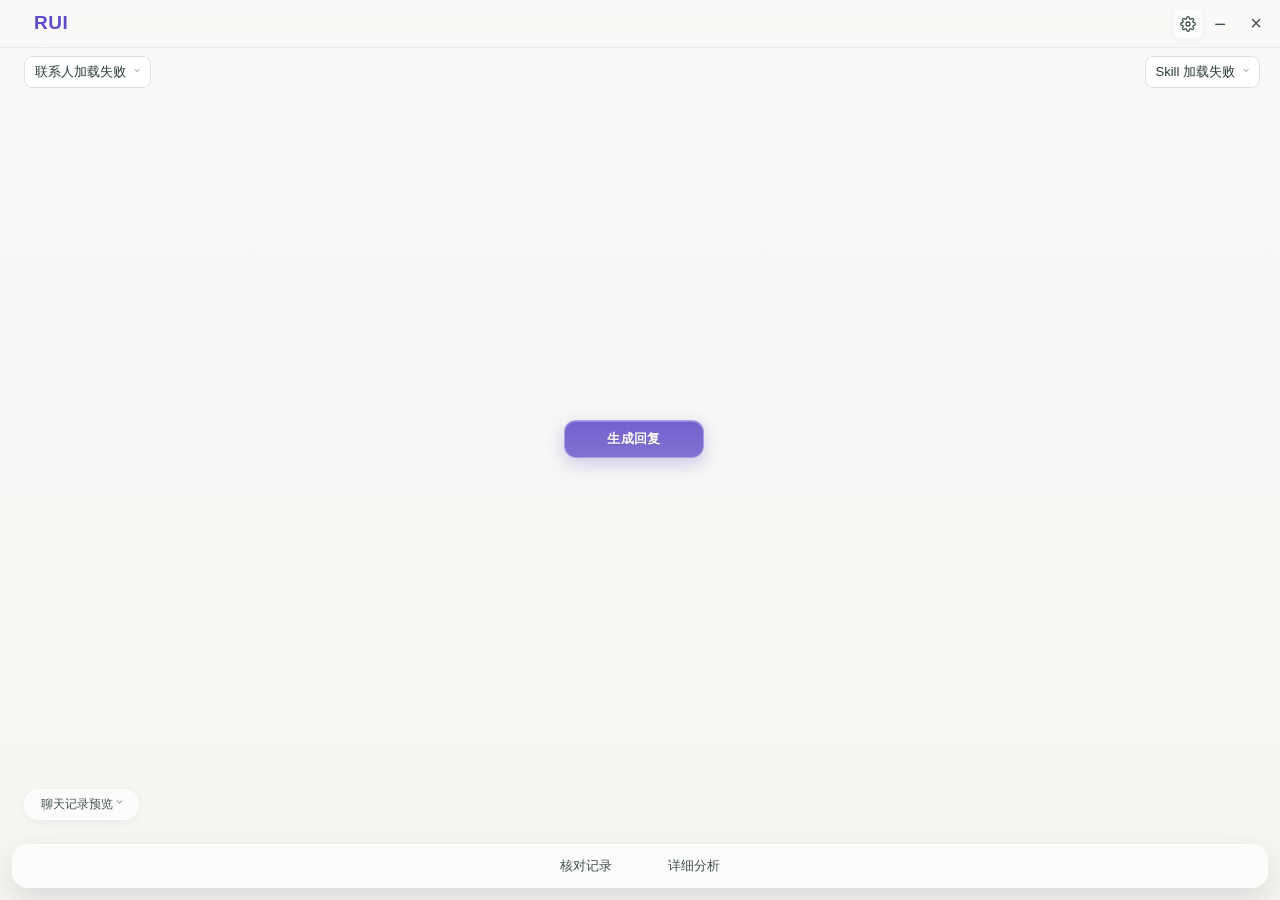
<file: src/main/resources/web/index.html>
<!DOCTYPE html>
<html lang="zh-CN">
<head>
  <meta charset="UTF-8" />
  <meta name="viewport" content="width=device-width, initial-scale=1.0" />
  <title>JEVE</title>
  <link rel="stylesheet" href="css/variables.css?v=83" />
  <link rel="stylesheet" href="css/base.css?v=83" />
  <link rel="stylesheet" href="css/layout.css?v=83" />
  <link rel="stylesheet" href="css/liquid-glass.css?v=83" />
  <style>
    #header-minimize:hover { background: rgba(64,128,255,.12) !important; color: #4080FF !important; }
    .header-close:hover { background: rgba(255,80,80,.12) !important; color: #FF5050 !important; }
  </style>
</head>
<body>
  <div class="jeve-shell">
    <header class="jeve-header" id="jeve-header">
      <div class="header-left">
        <button id="header-back" class="header-back" title="返回">‹</button>
        <h1 class="header-title" id="header-title">RUI</h1>
      </div>
      <div class="header-right" style="gap:2px;">
        <button id="capture-toggle" class="capture-toggle" data-state="OFF" title="采集开关" style="display:none">
          <span class="capture-label">采集</span>
          <span class="capture-switch"><span class="capture-knob"></span></span>
        </button>
        <button id="header-resync" title="重新读取" style="display:none;width:30px;height:30px;border-radius:6px;background:transparent;border:none;color:var(--jeve-accent,#604CC7);cursor:pointer;padding:0;margin:0 2px 0 0;">
          <svg width="18" height="18" viewBox="0 0 24 24" fill="none" stroke="currentColor" stroke-width="2" stroke-linecap="round" stroke-linejoin="round" aria-hidden="true" style="display:block;margin:auto;">
            <path d="M21 12a9 9 0 0 1-15.5 6.36"/>
            <path d="M3 12a9 9 0 0 1 15.5-6.36"/>
            <polyline points="21 3 21 9 15 9"/>
            <polyline points="3 21 3 15 9 15"/>
          </svg>
        </button>
        <button id="header-settings" class="header-link header-icon-btn" data-page="settings" aria-label="设置" title="设置">
          <svg width="16" height="16" viewBox="0 0 24 24" fill="none" stroke="currentColor" stroke-width="2" stroke-linecap="round" stroke-linejoin="round"><circle cx="12" cy="12" r="3"/><path d="M19.4 15a1.65 1.65 0 0 0 .33 1.82l.06.06a2 2 0 0 1-2.83 2.83l-.06-.06a1.65 1.65 0 0 0-1.82-.33 1.65 1.65 0 0 0-1 1.51V21a2 2 0 0 1-4 0v-.09A1.65 1.65 0 0 0 9 19.4a1.65 1.65 0 0 0-1.82.33l-.06.06a2 2 0 0 1-2.83-2.83l.06-.06a1.65 1.65 0 0 0 .33-1.82 1.65 1.65 0 0 0-1.51-1H3a2 2 0 0 1 0-4h.09A1.65 1.65 0 0 0 4.6 9a1.65 1.65 0 0 0-.33-1.82l-.06-.06a2 2 0 0 1 2.83-2.83l.06.06a1.65 1.65 0 0 0 1.82.33H9a1.65 1.65 0 0 0 1-1.51V3a2 2 0 0 1 4 0v.09a1.65 1.65 0 0 0 1 1.51 1.65 1.65 0 0 0 1.82-.33l.06-.06a2 2 0 0 1 2.83 2.83l-.06.06a1.65 1.65 0 0 0-.33 1.82V9a1.65 1.65 0 0 0 1.51 1H21a2 2 0 0 1 0 4h-.09a1.65 1.65 0 0 0-1.51 1z"/></svg>
        </button>
        <button id="header-minimize" title="最小化" style="background:none;border:none;color:var(--jeve-text-secondary,#43534F);cursor:pointer;font-size:20px;line-height:1;width:32px;height:28px;display:inline-flex;align-items:center;justify-content:center;border-radius:6px;margin:0 2px 0 0;padding:0;transition:background 120ms ease,color 120ms ease;">−</button>
        <button class="header-close" data-page="close" title="关闭" style="font-size:20px;width:32px;height:28px;display:inline-flex;align-items:center;justify-content:center;border-radius:6px;margin:0;padding:0;background:none;border:none;color:var(--jeve-text-secondary,#43534F);cursor:pointer;transition:background 120ms ease,color 120ms ease;">×</button>
      </div>
    </header>

    <div class="main-scroll-viewport">
      <main class="main-content" id="main-content"></main>
      <div id="main-scrollbar" class="custom-scrollbar" aria-hidden="true">
        <div id="main-thumb" class="custom-scrollbar-thumb"></div>
      </div>
    </div>

    <nav class="bottom-nav" id="bottom-nav">
      <button class="bottom-link" data-page="chat-history">核对记录</button>
      <button class="bottom-link" data-page="detail-analysis">详细分析</button>
    </nav>
  </div>

  <!-- Context menu (right-click message) -->
  <div id="ctx-menu" class="ctx-menu" style="display:none">
    <button data-act="edit">修改消息</button>
    <button data-act="add">添加消息</button>
  </div>

  <!-- Edit message modal -->
  <div id="edit-msg-modal" class="modal-mask" style="display:none">
    <div class="modal">
      <h3 class="modal-title">修改消息</h3>
      <div class="modal-row">
        <label>发送者</label>
        <div class="radio-group">
          <label><input type="radio" name="e-speaker" value="ME"> 我</label>
          <label><input type="radio" name="e-speaker" value="OTHER" checked> 对方</label>
        </div>
      </div>
      <div class="modal-row">
        <label>消息时间</label>
        <div style="display:flex;gap:8px;">
          <input type="date" id="e-date" style="flex:1" />
          <input type="time" id="e-time" style="width:110px" />
        </div>
      </div>
      <div class="modal-row">
        <label>消息内容</label>
        <textarea id="e-content" rows="4"></textarea>
      </div>
      <div class="modal-actions">
        <button id="e-cancel" class="ghost">取消</button>
        <button id="e-save" class="primary">保存</button>
      </div>
    </div>
  </div>

  <!-- Add message modal -->
  <div id="msg-modal" class="modal-mask" style="display:none">
    <div class="modal">
      <h3 class="modal-title">添加消息</h3>
      <div class="modal-row">
        <label>发送者</label>
        <div class="radio-group">
          <label><input type="radio" name="m-speaker" value="ME"> 我</label>
          <label><input type="radio" name="m-speaker" value="OTHER" checked> 对方</label>
        </div>
      </div>
      <div class="modal-row">
        <label>消息时间</label>
        <div style="display:flex;gap:8px;">
          <input type="date" id="m-date" style="flex:1" />
          <input type="time" id="m-time" style="width:110px" />
        </div>
      </div>
      <div class="modal-row">
        <label>消息内容</label>
        <textarea id="m-content" rows="4" placeholder="输入消息内容"></textarea>
      </div>
      <div class="modal-actions">
        <button id="m-cancel" class="ghost">取消</button>
        <button id="m-save" class="primary">添加</button>
      </div>
    </div>
  </div>

  <!-- Wechat history import modal -->
  <div id="wechat-import-modal" class="modal-mask" style="display:none">
    <div class="modal">
      <h3 class="modal-title">微信历史导入</h3>
      <div class="modal-row">
        <label>WChatSJ 目录</label>
        <input id="wi-root" placeholder="例如 C:\Users\Harbor\Desktop\demo\demo02\WChatSJ" />
        <button id="wi-scan" class="ghost" style="margin-top:6px">扫描联系人</button>
      </div>
      <div id="wi-self-block" class="modal-row" style="display:none">
        <label>根据聊天数据推测，以下账号可能是你，请确认</label>
        <div id="wi-self-list" class="wi-list"></div>
      </div>
      <div id="wi-contact-block" class="modal-row" style="display:none">
        <label>选择要导入的联系人</label>
        <div class="wi-viewport" style="position:relative;height:200px;overflow:hidden">
          <div id="wi-contact-list" class="wi-list"></div>
          <div id="wi-scrollbar" class="custom-scrollbar"><div id="wi-thumb" class="custom-scrollbar-thumb"></div></div>
        </div>
        <div id="wi-find-row" style="margin-top:8px;display:flex;gap:6px;">
          <input id="wi-alias" placeholder="输入对方微信号（alias）" style="flex:1" />
          <button id="wi-find" class="ghost">查找</button>
        </div>
        <div id="wi-find-status" class="muted"></div>
      </div>
      <div id="wi-status" class="muted" style="margin-top:6px"></div>
      <div class="modal-actions">
        <button id="wi-cancel" class="ghost">关闭</button>
        <button id="wi-run" class="primary" disabled>开始导入</button>
      </div>
    </div>
  </div>

  <!-- Wechat import result modal -->
  <div id="wechat-result-modal" class="modal-mask" style="display:none">
    <div class="modal">
      <h3 class="modal-title" id="wr-title">✓ 导入成功</h3>
      <div class="wr-contact" id="wr-contact"></div>
      <div class="wr-stats">
        <div class="wr-row"><span>解析消息</span><b id="wr-parsed">0</b><span class="muted">条</span></div>
        <div class="wr-row"><span>新增消息</span><b id="wr-inserted">0</b><span class="muted">条</span></div>
        <div class="wr-row"><span>已存在</span><b id="wr-duplicates">0</b><span class="muted">条</span></div>
      </div>
      <div class="modal-actions">
        <button id="wr-close" class="primary">完成</button>
      </div>
    </div>
  </div>

  <script src="js/router.js?v=87"></script>
  <script src="js/app.js?v=87"></script>
</body>
</html>
</file>
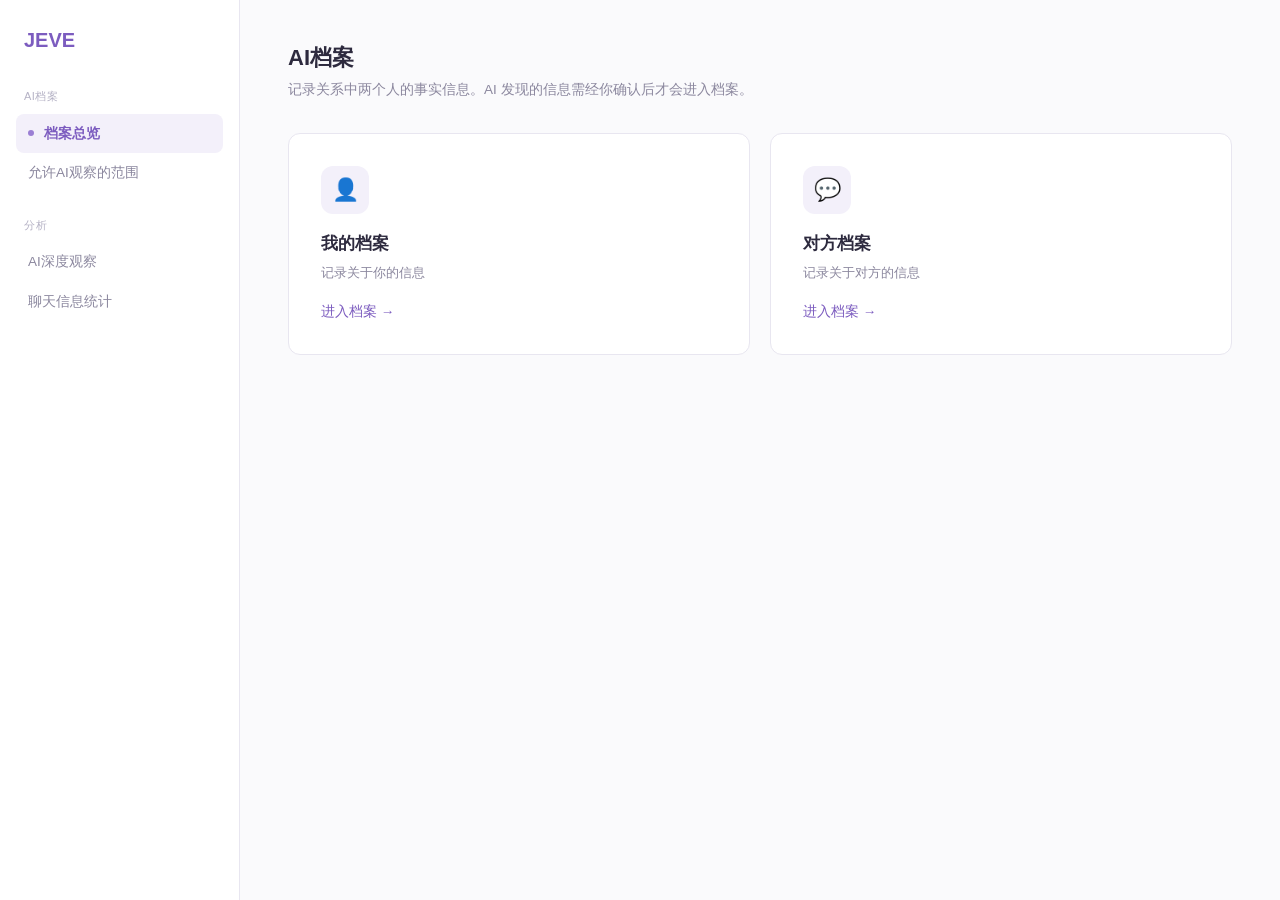
<file: src/main/resources/web/profile.html>
<!DOCTYPE html>
<html lang="zh-CN">
<head>
<meta charset="UTF-8">
<meta name="viewport" content="width=device-width, initial-scale=1.0">
<title>JEVE · AI档案</title>
<link rel="stylesheet" href="profile.css">
</head>
<body>
<div class="app">
  <!-- Sidebar -->
  <aside class="sidebar">
    <div class="logo">JEVE</div>
    <div class="nav-section">
      <div class="nav-label">AI档案</div>
      <div class="nav-item active" data-page="select"><span class="dot"></span>档案总览</div>
      <div class="nav-item" data-page="permissions">允许AI观察的范围</div>
    </div>
    <div class="nav-section">
      <div class="nav-label">分析</div>
      <div class="nav-item" data-page="deep-obs">AI深度观察</div>
      <div class="nav-item" data-page="stats">聊天信息统计</div>
    </div>
  </aside>

  <!-- Main -->
  <main class="main">

    <!-- Page: Profile Selection -->
    <div class="page active" id="page-select">
      <div class="page-header">
        <h1>AI档案</h1>
        <div class="sub">记录关系中两个人的事实信息。AI 发现的信息需经你确认后才会进入档案。</div>
      </div>
      <div class="profile-grid">
        <div class="profile-card" onclick="showDetail('me')">
          <div class="icon">👤</div>
          <h3>我的档案</h3>
          <p>记录关于你的信息</p>
          <span class="enter">进入档案 →</span>
        </div>
        <div class="profile-card" onclick="showDetail('other')">
          <div class="icon">💬</div>
          <h3>对方档案</h3>
          <p>记录关于对方的信息</p>
          <span class="enter">进入档案 →</span>
        </div>
      </div>
    </div>

    <!-- Page: Detail Profile (me/other) -->
    <div class="page" id="page-detail">
      <span class="back-link" onclick="goPage('select')">← 返回档案总览</span>
      <div class="page-header">
        <h1 id="detail-title">我的档案</h1>
        <div class="sub">所有字段均为选填，AI 不会因为信息不完整而影响回复质量。</div>
      </div>

      <div class="card">
        <div class="card-title">基础信息</div>
        <div class="field-row"><div class="field-label">姓名 / 称呼</div><input class="field-input" id="f-name" placeholder="选填"></div>
        <div class="field-row"><div class="field-label">年龄</div><input class="field-input" id="f-age" placeholder="选填"></div>
        <div class="field-row"><div class="field-label">性别</div><input class="field-input" id="f-gender" placeholder="选填"></div>
        <div class="field-row"><div class="field-label">职业</div><input class="field-input" id="f-job" placeholder="选填"></div>
        <div class="field-row"><div class="field-label">所在地</div><input class="field-input" id="f-location" placeholder="选填"></div>
        <div class="field-row"><div class="field-label">兴趣爱好</div><input class="field-input" id="f-hobby" placeholder="选填"></div>
      </div>

      <div class="section-divider">自定义信息</div>
      <div id="custom-fields"></div>
      <button class="add-field-btn" onclick="addCustomField()">+ 添加自定义信息</button>

      <div style="margin-top:24px; display:flex; gap:12px;">
        <button class="btn-primary" onclick="saveProfile()">保存</button>
      </div>
    </div>

    <!-- Page: Permissions -->
    <div class="page" id="page-permissions">
      <div class="page-header">
        <h1>允许AI观察的范围</h1>
        <div class="sub">选择允许 AI 在回复和分析中参考哪些档案信息。关闭的字段不会被加入 AI 的上下文。</div>
      </div>

      <div class="card">
        <div class="perm-group-title">我的档案</div>
        <div id="perm-me-list"></div>
      </div>

      <div class="card">
        <div class="perm-group-title">对方档案</div>
        <div id="perm-other-list"></div>
      </div>
    </div>

    <!-- Page: Deep Observation -->
    <div class="page" id="page-deep-obs">
      <div class="page-header">
        <h1>AI深度观察</h1>
        <div class="sub">AI 对完整聊天记录的深层分析。AI 的推测不会自动写入事实档案，需经你确认。</div>
      </div>

      <div class="card">
        <div class="obs-item">
          <span class="obs-tag">沟通模式</span>
          <div class="obs-text">对方在工作日晚上回复较为及时，周末回复间隔较长。倾向于先听你说，再给出简短回应。</div>
        </div>
        <div class="obs-item">
          <span class="obs-tag">情绪变化</span>
          <div class="obs-text">最近两周对话中积极情绪占比上升，主动开启话题的次数增加。</div>
        </div>
        <div class="obs-item">
          <span class="obs-tag warn">待确认</span>
          <div class="obs-text">AI 推测对方可能喜欢周杰伦的音乐（基于你提到演唱会时对方的积极回应）。<a href="#" style="color:var(--primary); margin-left:8px;">确认加入档案</a></div>
        </div>
      </div>
      <button class="btn-primary" onclick="showToast('已触发深度观察')">开始新的深度观察</button>
    </div>

    <!-- Page: Stats -->
    <div class="page" id="page-stats">
      <div class="page-header">
        <h1>聊天信息统计</h1>
        <div class="sub">基于聊天记录的客观数据统计。</div>
      </div>
      <div class="stats-grid">
        <div class="stat-card"><div class="stat-num">720</div><div class="stat-label">聊天总消息数</div></div>
        <div class="stat-card"><div class="stat-num">348</div><div class="stat-label">我发送消息数</div></div>
        <div class="stat-card"><div class="stat-num">372</div><div class="stat-label">对方发送消息数</div></div>
        <div class="stat-card"><div class="stat-num">2.3h</div><div class="stat-label">平均回复间隔</div></div>
        <div class="stat-card"><div class="stat-num">18</div><div class="stat-label">我主动发起次数</div></div>
        <div class="stat-card"><div class="stat-num">12</div><div class="stat-label">对方主动发起次数</div></div>
      </div>
    </div>

  </main>
</div>

<div class="toast" id="toast">已保存</div>

<script src="profile.js"></script>
</body>
</html>
</file>
<file: src/main/resources/web/css/variables.css>
:root {
  /* === JEVE Design Tokens (UI-1) === */
  /* warm grey background, white surface, deep green text, purple accent */
  --jeve-bg: #F6F5F2;
  --jeve-surface: #FFFFFF;
  --jeve-surface-secondary: #EEEDE9;
  --jeve-surface-hover: #FAF9F6;

  --jeve-text-primary: #293B37;
  --jeve-text-secondary: #43534F;
  --jeve-text-muted: #59645D;

  --jeve-border: #DFE1DD;
  --jeve-accent: #604CC7;
  --jeve-accent-hover: #5440B4;
  --jeve-accent-soft: #EDE9FB;

  --jeve-radius-sm: 12px;
  --jeve-radius-md: 16px;
  --jeve-radius-lg: 20px;
  --jeve-radius-xl: 26px;

  /* === Legacy aliases (kept so existing rules keep working) === */
  --color-bg: var(--jeve-bg);
  --color-surface: var(--jeve-surface);
  --color-surface-hover: var(--jeve-surface-hover);
  --color-text-primary: var(--jeve-text-primary);
  --color-text-secondary: var(--jeve-text-secondary);
  --color-text-muted: var(--jeve-text-muted);
  --color-border: var(--jeve-border);
  --color-accent: var(--jeve-accent);
  --color-accent-light: var(--jeve-accent-soft);

  --radius-sm: var(--jeve-radius-sm);
  --radius-md: var(--jeve-radius-md);
  --radius-lg: var(--jeve-radius-lg);
  --radius-xl: var(--jeve-radius-xl);

  /* softer shadows */
  --shadow-sm: 0 1px 2px rgba(41,59,55,.04);
  --shadow-md: 0 6px 20px rgba(41,59,55,.07);

  /* spacing */
  --space-xs: 4px;
  --space-sm: 8px;
  --space-md: 16px;
  --space-lg: 24px;
  --space-xl: 32px;

  --font-family: -apple-system, "Segoe UI", "PingFang SC", "Microsoft YaHei", sans-serif;
}

/* ===== Desktop Glass theme overrides — dark glass ===== */
html[data-theme="desktop-glass"] {
  --jeve-bg: transparent;
  --jeve-surface: rgba(28, 24, 58, 0.78);
  --jeve-surface-secondary: rgba(42, 37, 80, 0.65);
  --jeve-surface-hover: rgba(55, 48, 100, 0.82);
  --jeve-text-primary: #F0EBFC;
  --jeve-text-secondary: #CFC6E8;
  --jeve-text-muted: #9C92BE;
  --jeve-accent: #8B5CF6;
  --jeve-accent-hover: #7C3AED;
  --jeve-accent-soft: rgba(139, 92, 246, 0.22);
  --jeve-border: rgba(167, 139, 250, 0.30);
  --color-bg: transparent;
  --color-surface: rgba(28, 24, 58, 0.78);
  --color-text-primary: #F0EBFC;
  --color-text-secondary: #CFC6E8;
  --color-accent: #8B5CF6;
  --color-accent-light: rgba(139, 92, 246, 0.22);
  --color-border: rgba(167, 139, 250, 0.30);
  --shadow-sm: 0 1px 2px rgba(0, 0, 0, 0.2);
  --shadow-md: 0 6px 20px rgba(0, 0, 0, 0.35);
  --lg-bg: transparent;
  --lg-surface: rgba(28, 24, 58, 0.78);
  --lg-surface-strong: rgba(38, 33, 72, 0.88);
  --lg-surface-hover: rgba(55, 48, 100, 0.82);
  --lg-border: rgba(167, 139, 250, 0.30);
  --lg-border-soft: rgba(167, 139, 250, 0.18);
  --lg-shadow: 0 8px 28px rgba(0, 0, 0, 0.4), 0 1px 2px rgba(0, 0, 0, 0.2);
  --lg-shadow-sm: 0 2px 10px rgba(0, 0, 0, 0.28);
  --lg-accent-tint: rgba(139, 92, 246, 0.22);
  --lg-accent-tint-strong: rgba(139, 92, 246, 0.35);
}
html[data-theme="desktop-glass"],
html[data-theme="desktop-glass"] body {
  background: transparent !important;
}
html[data-theme="desktop-glass"] .jeve-shell {
  background: rgba(22, 18, 48, 0.78) !important;
  background-image: none !important;
}
</file>
<file: src/main/resources/web/css/base.css>
* { box-sizing: border-box; }
html, body { margin: 0; padding: 0; }
body {
  background: var(--jeve-bg);
  color: var(--jeve-text-primary);
  font-family: var(--font-family);
  line-height: 1.6;
  -webkit-font-smoothing: antialiased;
}
h1 { font-size: 20px; margin: 0 0 var(--space-sm); font-weight: 600; letter-spacing: .2px; }
h2 { font-size: 16px; margin: 0 0 var(--space-sm); font-weight: 600; letter-spacing: .1px; }
h3 { font-weight: 600; }
.page-title { font-weight: 600; }
.settings-item-main h3 { font-weight: 600; }
.settings-item-main p { font-weight: 400; color: var(--jeve-text-muted); }
.muted { color: var(--jeve-text-muted); font-size: 12px; font-weight: 400; }

/* === UI-1 unified controls === */
.primary {
  background: var(--jeve-accent) !important;
  color: #fff !important;
  border: 1px solid var(--jeve-accent) !important;
  border-radius: var(--jeve-radius-sm) !important;
  padding: 6px 14px !important;
  font-size: 12.5px;
  font-weight: 700;
  letter-spacing: .3px;
  -webkit-font-smoothing: antialiased;
  text-shadow: 0 1px 1px rgba(0,0,0,0.10);
  box-shadow: none;
  transition: background 140ms ease, transform 120ms ease;
}
.primary:hover { background: var(--jeve-accent-hover) !important; border-color: var(--jeve-accent-hover) !important; }
.primary:disabled { opacity: .5; cursor: not-allowed; }

/* The big CTA on home initial state: smaller than before */
.qr-generate-big.primary, .qr-generate-big {
  width: 140px !important; height: 38px !important;
  font-size: 13px !important; padding: 0 !important;
  border-radius: var(--jeve-radius-sm) !important;
}

.ghost {
  background: var(--jeve-surface) !important;
  color: var(--jeve-text-secondary) !important;
  border: 1px solid var(--jeve-border) !important;
  border-radius: var(--jeve-radius-sm) !important;
  padding: 7px 16px !important;
  font-size: 13px;
  transition: border-color 140ms ease, color 140ms ease, background 140ms ease;
}
.ghost:hover { border-color: var(--jeve-accent) !important; color: var(--jeve-accent) !important; background: var(--jeve-accent-soft) !important; }

button { font-family: inherit; }

input, textarea, select {
  font-family: inherit;
}
.modal-row input, .modal-row textarea, .modal-row select,
.ch-inputbar input, .ai-config-select {
  background: var(--jeve-surface) !important;
  border: 1px solid var(--jeve-border) !important;
  border-radius: var(--jeve-radius-sm) !important;
  padding: 8px 12px !important;
  font-size: 13px;
  color: var(--jeve-text-primary);
  outline: none;
  transition: border-color 140ms ease, box-shadow 140ms ease;
}
.modal-row input:focus, .modal-row textarea:focus, .ch-inputbar input:focus,
.ai-config-select:focus {
  border-color: var(--jeve-accent) !important;
  box-shadow: 0 0 0 3px var(--jeve-accent-soft);
}

/* Card */
.qr-card, .da-card, .settings-item {
  background: var(--jeve-surface) !important;
  border: 1px solid var(--jeve-border) !important;
  border-radius: var(--jeve-radius-lg) !important;
  box-shadow: var(--shadow-sm) !important;
  padding: var(--space-md) !important;
}

/* Modal */
.modal {
  background: var(--jeve-surface) !important;
  border-radius: var(--jeve-radius-xl) !important;
  box-shadow: var(--shadow-md) !important;
  padding: 22px !important;
}
.modal-mask { background: rgba(41,59,55,0.18) !important; backdrop-filter: blur(2px); }
.modal-title { color: var(--jeve-text-primary) !important; }

/* === Window debug overlay hidden by default === */
/* enable by opening with ?debug=1 or setting localStorage.jeveDebug='1' */
#window-diag { display: none !important; }
body.jeve-debug #window-diag { display: block !important; }

/* Phase 22: Detailed Analysis progressive disclosure */
.da-card { border-radius: var(--jeve-radius-md); }
.da-card-head { display: flex; align-items: center; gap: 8px; margin-bottom: 6px; }
.da-card-title { font-weight: 600; font-size: 14px; color: var(--jeve-text-primary); }
.da-card-teaser { font-size: 12px; color: var(--jeve-text-muted); flex: 1; }
.da-toggle { background: var(--jeve-accent-soft); color: var(--jeve-accent); border: none; border-radius: 8px; padding: 3px 10px; font-size: 11px; cursor: pointer; }
.da-toggle-body.hidden { display: none; }
.da-emotion-row { margin: 4px 0; font-size: 13px; }
.da-emotion { display: inline-block; background: var(--jeve-accent-soft); color: var(--jeve-accent); border-radius: 10px; padding: 2px 8px; margin: 2px 4px 2px 0; font-size: 12px; }
.da-emotion-hint { color: var(--jeve-text-muted); font-size: 11px; }
.da-poss { margin: 4px 0; font-size: 13px; }
.da-conf { display: inline-block; border-radius: 8px; padding: 1px 6px; font-size: 10px; margin-right: 6px; }
.da-conf-high { background: #d9f2e0; color: #2a8a4d; }
.da-conf-medium { background: #fff3d6; color: #b07a1a; }
.da-conf-low { background: #eee; color: #777; }
.da-rec { font-size: 13px; color: var(--jeve-text-primary); }
.da-selfcare { background: #fff5e6; border-left: 3px solid #e8a838; }
.da-card-teaser { margin: 4px 0 6px; font-size: 12px; color: var(--jeve-text-secondary); line-height: 1.5; }

/* Wechat import modal list */
.wi-list { display: flex; flex-direction: column; gap: 6px; max-height: 220px; overflow-y: auto; margin-top: 6px; }
.wi-opt { text-align: left; background: var(--jeve-surface); border: 1px solid var(--jeve-border); border-radius: var(--jeve-radius-sm); padding: 9px 12px; cursor: pointer; font-size: 13px; color: var(--jeve-text-primary); transition: background 120ms, border-color 120ms; }
.wi-opt:hover { background: var(--jeve-surface-hover); border-color: var(--jeve-accent); }
.wi-opt.selected { border-color: var(--jeve-accent); background: var(--jeve-accent-soft); }
.wi-opt .muted { font-size: 11px; color: var(--jeve-text-muted); }

/* Wechat import result modal */
.wr-contact { text-align: center; font-size: 16px; font-weight: 600; margin: 8px 0 14px; color: var(--jeve-text-primary); word-break: break-all; }
.wr-stats { display: flex; flex-direction: column; gap: 8px; margin: 6px 0 14px; }
.wr-row { display: flex; justify-content: space-between; align-items: center; font-size: 13px; padding: 6px 4px; border-bottom: 1px dashed var(--jeve-border); color: var(--jeve-text-secondary); }
.wr-row b { font-size: 15px; color: var(--jeve-accent); margin: 0 6px; }
</file>
<file: src/main/resources/web/css/layout.css>
/* ===== Shell ===== */
.jeve-shell {
  display: flex; flex-direction: column;
  height: 100%; width: 100%;
  background: var(--color-bg);
  color: var(--color-text-primary);
  font-family: var(--font-family);
  overflow: hidden;
}

/* Lock root: only .main-content should scroll. */
html, body {
  height: 100%;
  width: 100%;
  margin: 0; padding: 0;
  overflow: hidden;
}

/* ===== Header (unified, no divider, same bg) ===== */
.jeve-header {
  flex-shrink: 0;
  display: flex; align-items: center; justify-content: space-between;
  padding: 0 8px 0 6px; height: 48px;
  background: transparent;
  transition: transform 220ms ease, height 220ms ease, padding 220ms ease;
  will-change: transform;
  overflow: hidden;
}
.jeve-header.hidden { transform: translateY(-100%); height: 0; padding-top: 0; padding-bottom: 0; }
.header-left { position: relative; display: flex; align-items: center; min-width: 0; height: 28px; }
.header-back {
  background: none; border: none; cursor: pointer;
  font-size: 20px; line-height: 1; color: var(--color-text-muted);
  width: 28px; height: 28px; border-radius: 6px;
  display: flex; align-items: center; justify-content: center;
  position: absolute; left: 0; top: 0;
  visibility: hidden;
  transition: background 120ms, color 120ms;
}
.header-back.visible { visibility: visible; }
.header-back:hover { background: var(--color-accent-light); color: var(--color-accent); }
.header-title {
  font-size: 15px; font-weight: 600; margin: 0 0 0 28px;
  color: var(--color-text-primary); letter-spacing: 0.3px;
}
body.page-home .header-title {
  font-size: 19px; font-weight: 700; color: var(--color-accent, #604CC7); letter-spacing: 0.5px;
}
.header-right { display: flex; align-items: center; gap: var(--space-md); }
.header-link {
  background: none; border: none; cursor: pointer;
  color: var(--color-text-secondary); font-size: 13px; padding: 4px 8px;
  border-radius: 6px; transition: background 120ms, color 120ms;
}
.header-link:hover { background: var(--color-accent-light); color: var(--color-accent); }
.header-link.hidden { display: none; }
.header-close {
  background: none; border: none; cursor: pointer;
  font-size: 18px; color: var(--color-text-muted);
  width: 28px; height: 28px; border-radius: 6px;
  transition: background 120ms, color 120ms;
}
.header-close:hover { background: #fde2e2; color: #d33; }

/* Capture toggle */
.capture-toggle {
  background: none; border: none; cursor: pointer;
  display: flex; align-items: center; gap: 8px;
  padding: 2px 4px; font-size: 12px;
  color: var(--color-text-secondary); transition: opacity 200ms;
}
.capture-toggle[disabled] { opacity: 0.45; cursor: not-allowed; }
.capture-label { font-size: 12px; }
.capture-switch {
  position: relative; width: 30px; height: 16px; border-radius: 9px;
  background: #d8d8de; transition: background 200ms ease;
  display: inline-block;
}
.capture-knob {
  position: absolute; top: 2px; left: 2px; width: 12px; height: 12px;
  border-radius: 50%; background: #fff;
  box-shadow: 0 1px 2px rgba(0,0,0,0.2);
  transition: transform 200ms ease, background 200ms ease;
}
.capture-toggle[data-state="ON"] .capture-switch { background: #4caf7d; }
.capture-toggle[data-state="ON"] .capture-knob {
  transform: translateX(14px); background: #fff;
  animation: capture-breathe 2.6s ease-in-out infinite;
}
.capture-toggle[data-state="OFF"] .capture-knob,
.capture-toggle[data-state="DISABLED"] .capture-knob {
  transform: translateX(0); animation: none; background: #fff;
}
.capture-toggle[data-state="DISABLED"] .capture-switch { background: #d8d8de; }
@keyframes capture-breathe {
  0%, 100% { filter: brightness(0.9); }
  50% { filter: brightness(1.05); }
}

/* ===== Main content ===== */
.main-scroll-viewport {
  position: relative;
  flex: 1; min-height: 0;
  overflow: hidden;
}
.main-content {
  height: 100%; min-height: 0;
  overflow-y: auto;
  overflow-x: hidden;
  width: calc(100% + 16px);
  padding: 0 var(--space-lg) var(--space-md);
  /* Extra right clearance so content ends clear of #main-scrollbar (right:2px, 4px wide).
     width overflows viewport by 16px; padding-right must exceed that 16px so the
     content box lands ~10-12px inside the viewport's right edge. */
  padding-right: calc(var(--space-lg) + 12px);
  box-sizing: border-box;
}
.main-content.no-scroll { overflow: hidden; padding-bottom: 0; padding-left: 0; padding-right: 0; width: 100%; }
.page-title { font-size: 16px; margin: 0 0 var(--space-md); font-weight: 600; }
.page-placeholder { color: var(--color-text-muted); font-size: 13px; }
.muted { color: var(--color-text-muted); font-size: 12px; }

/* ===== Thin global scrollbar (override Windows default thick) ===== */
html, body, .main-content, .chat-preview-list, #wi-contact-list {
  scrollbar-width: thin;
  scrollbar-color: #c9c4e0 transparent;
}
html::-webkit-scrollbar, body::-webkit-scrollbar, .main-content::-webkit-scrollbar,
.chat-preview-list::-webkit-scrollbar, #wi-contact-list::-webkit-scrollbar {
  width: 6px; height: 6px;
}
html::-webkit-scrollbar-track, body::-webkit-scrollbar-track, .main-content::-webkit-scrollbar-track,
.chat-preview-list::-webkit-scrollbar-track, #wi-contact-list::-webkit-scrollbar-track { background: transparent; }
html::-webkit-scrollbar-thumb, body::-webkit-scrollbar-thumb, .main-content::-webkit-scrollbar-thumb,
.chat-preview-list::-webkit-scrollbar-thumb, #wi-contact-list::-webkit-scrollbar-thumb {
  background: #c9c4e0; border-radius: 3px;
}
html::-webkit-scrollbar-thumb:hover, body::-webkit-scrollbar-thumb:hover, .main-content::-webkit-scrollbar-thumb:hover,
.chat-preview-list::-webkit-scrollbar-thumb:hover, #wi-contact-list::-webkit-scrollbar-thumb:hover {
  background: #a89fd4;
}

/* NOTE: JavaFX WebView does not honor ::-webkit-scrollbar on popups.
   Per project history, chat-history uses a DOM overlay scrollbar
   (outer overflow:hidden clip + inner overflow-y:auto width:calc(100%+16px)
   + .custom-scrollbar DOM). Dropdown reuses that same mechanism below. */

/* Chat history uses its own custom overlay; keep it hidden on native scrollbar. */
.chat-stream { scrollbar-width: none; -ms-overflow-style: none; }
.chat-stream::-webkit-scrollbar { width: 0; height: 0; display: none; }

/* ===== Custom chat scrollbar overlay ===== */
.chat-page { position: relative; padding: 0 8px; box-sizing: border-box; }
.chat-scroll-viewport {
  position: relative; flex: 1; min-height: 0; overflow: hidden;
}
.chat-scroll-viewport > .chat-stream {
  height: 100%; overflow-y: auto;
  width: calc(100% + 16px);
  padding-right: 16px;
  box-sizing: border-box;
}
.custom-scrollbar {
  position: absolute; right: 2px; top: 0; bottom: 0;
  width: 4px; pointer-events: none; z-index: 50;
}
.custom-scrollbar-thumb {
  position: absolute; left: 0; width: 4px;
  background: rgba(109,91,208,0.45);
  border-radius: 3px;
  opacity: 0;
  transition: opacity 300ms ease;
}
.custom-scrollbar.visible .custom-scrollbar-thumb { opacity: 1; }
#wr-scrollbar.custom-scrollbar-force .custom-scrollbar-thumb { opacity: 1 !important; }
#wr-scrollbar.custom-scrollbar-force { pointer-events: auto; cursor: pointer; }

/* ===== Quick reply ===== */
.qr-toolbar { display: flex; align-items: center; gap: var(--space-md); margin: var(--space-sm) 0 0; }
.primary {
  background: var(--color-accent); color: #fff; border: none;
  border-radius: 8px; padding: 7px 16px; cursor: pointer; font-size: 13px;
  transition: opacity 120ms;
}
.primary:hover { opacity: 0.9; }
.primary:disabled { opacity: 0.5; cursor: not-allowed; }
.qr-grid { display: flex; flex-direction: column; gap: var(--space-md); }
.chat-preview-wrap { margin-top: var(--space-md); width:100%; max-width:320px; align-self:flex-start; }
.chat-preview-headrow { display:flex; align-items:center; gap:8px; }
.chat-preview-toggle {
  background: var(--color-surface-secondary, #F2F1ED); color: var(--color-text-secondary, #6B6B6B);
  border: 1px solid var(--color-border, #E0E0E0); border-radius: 16px;
  padding: 6px 16px; font-size: 12px; cursor: pointer;
}
.chat-preview-toggle:hover { background: var(--color-surface, #FFFFFF); color: var(--color-accent, #604CC7); }
.chat-preview-resync {
  width:28px; height:28px; border-radius:50%; background:var(--jeve-surface-secondary,#EEEDE9);
  color:var(--jeve-accent,#604CC7); border:1px solid var(--jeve-border,#DFE1DD); cursor:pointer;
  font-size:14px; font-weight:700; line-height:1; padding:0;
}
.chat-preview-panel {
  margin-top: 6px; width: 100%;
  background: var(--color-surface, #FFFFFF); border: 1px solid var(--color-border, #E0E0E0);
  border-radius: 12px; overflow: hidden;
}
.chat-preview-viewport { position: relative; height: 180px; overflow: hidden; }
.chat-preview-list { position: absolute; top:0; left:0; bottom:0; width: calc(100% + 16px); overflow-y: auto; padding: 10px 28px 10px 12px; font-size: 12px; line-height: 1.6; box-sizing: border-box; }
.chat-preview-msg { margin-bottom: 4px; color: var(--color-text, #333); }
.chat-preview-who { color: var(--color-accent, #604CC7); font-weight: 600; }
.wi-viewport #wi-contact-list { position: absolute; top:0; left:0; bottom:0; width: calc(100% + 16px); max-height: none; overflow-y: auto; padding-right: 28px; box-sizing: border-box; }
.wr-contact-list { position: absolute; top:0; left:0; bottom:0; width: calc(100% + 16px); overflow-y: auto; padding-right: 28px; box-sizing: border-box; }
#wr-scrollbar { top: 6px; bottom: 6px; right: 6px; width: 5px !important; background: rgba(96,76,199,0.08); border-radius: 3px; }
#wr-scrollbar .custom-scrollbar-thumb { width: 5px !important; background: rgba(96,76,199,0.55) !important; opacity: 1 !important; border-radius: 3px; }
#kd-scrollbar { top: 6px; bottom: 6px; right: 4px; width: 5px !important; background: rgba(96,76,199,0.08); border-radius: 3px; }
#kd-scrollbar .custom-scrollbar-thumb { width: 5px !important; background: rgba(96,76,199,0.55) !important; opacity: 1 !important; border-radius: 3px; }
#kd-list { scrollbar-width: none; -ms-overflow-style: none; }
#kd-list::-webkit-scrollbar { width: 0; height: 0; display: none; }
.wr-section-title { padding: 10px 12px; font-size: 13px; font-weight: 600; color: var(--color-text-primary); background: rgba(96,76,199,0.06); border-bottom: 1px solid rgba(96,76,199,0.12); border-radius: 10px 10px 0 0; }
.wr-contact { padding: 6px 12px !important; min-height: 0 !important; margin-bottom: 4px !important; border-radius: 8px !important; align-items: center !important; }
.wr-contact .settings-item-main h3 { text-align: left !important; font-size: 13px !important; }
.wr-contact .settings-item-main p { text-align: left !important; font-size: 11px !important; margin: 1px 0 0 !important; }
.qr-card {
  background: var(--color-surface); border: 1px solid var(--color-border);
  border-radius: var(--radius-md); padding: var(--space-md);
  transition: box-shadow 150ms;
}
.qr-card:hover { box-shadow: var(--shadow-sm); }
.qr-card h3 { margin: 0; font-size: 13px; color: var(--color-accent); font-weight: 600; }
.qr-card .qr-head { display: flex; justify-content: space-between; align-items: center; margin-bottom: var(--space-sm); }
.qr-refresh {
  background: none; border: none; cursor: pointer;
  color: var(--color-text-muted); font-size: 15px;
  width: 26px; height: 26px; border-radius: 6px;
  display: flex; align-items: center; justify-content: center;
  transition: background 120ms, color 120ms;
}
.qr-refresh:hover { background: var(--color-accent-light); color: var(--color-accent); }
.qr-refresh:disabled { opacity: 0.4; cursor: wait; }
.qr-card .qr-text { color: var(--color-text-primary); font-size: 14px; line-height: 1.6; }
.qr-actions { display: flex; gap: var(--space-sm); margin-top: var(--space-md); justify-content: flex-end; }
.qr-actions button {
  border: 1px solid var(--color-border); background: var(--color-surface);
  border-radius: 6px; padding: 4px 14px; cursor: pointer; font-size: 12px;
  color: var(--color-text-secondary);
}
.qr-actions button:hover { border-color: var(--color-accent); color: var(--color-accent); }

/* Skill selector row */
.skill-row {
  display: flex; align-items: center; gap: var(--space-sm);
  margin-bottom: var(--space-md); color: var(--color-text-muted); font-size: 12px;
}
.skill-selector {
  border: 1px solid var(--color-border); border-radius: 6px;
  padding: 4px 8px; font-size: 13px; background: var(--color-surface);
  color: var(--color-text-primary);
}

/* ===== Bottom nav ===== */
.bottom-nav {
  flex-shrink: 0;
  display: flex; justify-content: center; align-items: center;
  gap: var(--space-xl);
  padding: var(--space-sm) var(--space-lg) calc(var(--space-sm) + 6px);
  background: transparent;
}
.bottom-link {
  background: none; border: none; cursor: pointer;
  color: var(--color-text-muted); font-size: 13px; padding: 6px 12px;
  border-radius: 8px; transition: all 120ms;
}
.bottom-link:hover { color: var(--color-accent); background: var(--color-accent-light); }
.bottom-link.active {
  color: var(--color-accent) !important;
  font-weight: 600;
  background: var(--color-accent-light);
}

.header-icon-btn { display: inline-flex; align-items: center; justify-content: center; width: 28px; height: 28px; padding: 0 !important; }
.header-icon-btn svg { display: block; }

/* ===== Chat history (核对记录) ===== */
.chat-page { display: flex; flex-direction: column; height: 100%; min-height: 0; }
.chat-stream { flex: 1; min-height: 0; overflow-y: auto; padding: 8px 4px; }
.bubble-row { margin: 6px 0; display: flex; }
.bubble-row.me { justify-content: flex-end; }
.bubble {
  max-width: 72%; padding: 9px 12px; border-radius: 14px;
  font-size: 14px; line-height: 1.5; word-wrap: break-word;
  border: 1px solid transparent;
}
.bubble-me { background: #d9f2d9; border-color: #bfe3bf; }
.bubble-other { background: #e8e8ec; }
.bubble.pressed { filter: brightness(0.92); }

/* ── Chat History page: scoped three-layer glass system ── */
body.page-chat-history {
  --verify-bg: #F5F3F8;
  --verify-glass-bg: rgba(255,255,255,0.72);
  --verify-glass-blur: blur(18px) saturate(1.3);
  --verify-card-bg: rgba(255,255,255,0.94);
  background: var(--verify-bg);
}

/* ── RUI shared Glass Surface ── */
.rui-glass-overlay {
  position: fixed; inset: 0; z-index: 998;
  background: rgba(245,243,248,0.45);
  backdrop-filter: blur(14px) saturate(1.2);
  -webkit-backdrop-filter: blur(14px) saturate(1.2);
  display: flex; align-items: center; justify-content: center;
}
.rui-glass-dialog {
  background: rgba(255,255,255,0.72);
  backdrop-filter: blur(18px) saturate(1.3);
  -webkit-backdrop-filter: blur(18px) saturate(1.3);
  border: 1px solid rgba(255,255,255,0.75);
  border-radius: 14px;
  padding: 20px; width: 320px; max-width: 90vw;
  box-shadow: 0 8px 30px rgba(100,80,160,0.15);
}
body.page-chat-history .modal-mask {
  background: rgba(245,243,248,0.45);
  backdrop-filter: blur(14px) saturate(1.2);
  -webkit-backdrop-filter: blur(14px) saturate(1.2);
}
body.page-chat-history .modal {
  background: var(--verify-glass-bg);
  backdrop-filter: var(--verify-glass-blur);
  -webkit-backdrop-filter: var(--verify-glass-blur);
  border: 1px solid rgba(255,255,255,0.75);
  box-shadow: 0 8px 30px rgba(100,80,160,0.15);
}
body.page-chat-history #ctx-menu {
  background: var(--verify-glass-bg);
  backdrop-filter: var(--verify-glass-blur);
  -webkit-backdrop-filter: var(--verify-glass-blur);
  border: 1px solid rgba(255,255,255,0.75);
  box-shadow: 0 4px 16px rgba(100,80,160,0.12);
}
.bubble .muted { font-size: 11px; margin-bottom: 4px; opacity: 0.7; }
.ch-inputbar {
  flex-shrink: 0; display: flex; gap: 8px; align-items: center;
  padding: 4px 0;
}
.ch-inputbar .ch-add {
  width: 30px; height: 30px; border-radius: 50%;
  border: 1px solid var(--color-border); background: var(--color-surface);
  font-size: 15px; color: var(--color-text-secondary); cursor: pointer;
  display: flex; align-items: center; justify-content: center;
}
.ch-inputbar .ch-add:hover { border-color: var(--color-accent); color: var(--color-accent); }
.ch-inputbar input {
  flex: 1; padding: 7px 12px; border: 1px solid var(--color-border);
  border-radius: 16px; outline: none; font-size: 13px; background: var(--color-surface);
}
.ch-inputbar input:focus { border-color: var(--color-accent); }

/* ===== Context menu ===== */
.ctx-menu {
  position: fixed; z-index: 1000;
  background: #fff; border: 1px solid var(--color-border);
  border-radius: 8px; box-shadow: var(--shadow-md);
  padding: 4px; min-width: 120px;
}
.ctx-menu button {
  display: block; width: 100%; text-align: left;
  background: none; border: none; padding: 7px 12px;
  font-size: 13px; cursor: pointer; border-radius: 6px;
  color: var(--color-text-primary);
}
.ctx-menu button:hover { background: var(--color-accent-light); color: var(--color-accent); }

/* ===== Modal ===== */
.modal-mask {
  position: fixed; inset: 0; z-index: 999;
  background: rgba(255,255,255,0.35);
  backdrop-filter: blur(14px) saturate(1.2);
  -webkit-backdrop-filter: blur(14px) saturate(1.2);
  display: flex; align-items: center; justify-content: center;
}
.modal {
  background: rgba(255,255,255,0.78);
  border: 1px solid rgba(255,255,255,0.6);
  border-radius: var(--radius-md);
  padding: 20px; width: 320px; max-width: 90vw;
  box-shadow: 0 8px 30px rgba(100,80,160,0.15);
  backdrop-filter: blur(18px) saturate(1.3);
  -webkit-backdrop-filter: blur(18px) saturate(1.3);
}
.modal-title { margin: 0 0 16px; font-size: 15px; font-weight: 600; }
.modal-row { margin-bottom: 14px; }
.modal-row > label { display: block; font-size: 12px; color: var(--color-text-muted); margin-bottom: 6px; }
.modal-row input, .modal-row textarea {
  width: 100%; padding: 8px 10px; border: 1px solid var(--color-border);
  border-radius: 6px; font-size: 13px; outline: none; box-sizing: border-box;
  font-family: inherit;
}
.modal-row input:focus, .modal-row textarea:focus { border-color: var(--color-accent); }
.modal-row input[type="datetime-local"] {
  color-scheme: light;
}
.radio-group { display: flex; align-items: center; gap: 24px; }
.radio-group label {
  display: flex; align-items: center; gap: 6px;
  font-size: 13px; color: var(--color-text-primary);
  white-space: nowrap; cursor: pointer; margin: 0;
}
.radio-group input[type="radio"] { width: auto; margin: 0; }
.modal-actions { display: flex; justify-content: flex-end; gap: 8px; margin-top: 18px; }
.ghost {
  background: transparent; border: 1px solid var(--color-border);
  padding: 6px 14px; border-radius: 6px; cursor: pointer; font-size: 13px;
  color: var(--color-text-secondary);
}
.ghost:hover { border-color: var(--color-accent); color: var(--color-accent); }

/* ===== Detail analysis sections ===== */
.da-section { margin: var(--space-md) 0; }
.da-section > h3 {
  font-size: 13px; color: var(--color-text-muted); font-weight: 500;
  margin: 0 0 var(--space-sm);
}
.da-card {
  background: var(--color-surface); border: 1px solid var(--color-border);
  border-radius: var(--radius-md); padding: 10px 14px;
  font-size: 13px; line-height: 1.6; margin-bottom: 6px;
}
.da-card-head{display:flex;justify-content:space-between;align-items:center;margin-bottom:4px;}
.da-card-title{font-weight:600;font-size:13px;color:var(--color-text-primary);}
.da-card-teaser{color:var(--color-text-secondary);font-size:12px;margin-bottom:4px;white-space:nowrap;overflow:hidden;text-overflow:ellipsis;}
.da-md-p{margin:4px 0;line-height:1.6;}
.da-md-h{font-weight:600;font-size:13px;margin:8px 0 4px;color:var(--color-text-primary);}
.da-md-ul{margin:4px 0 4px 16px;padding:0;}
.da-md-ul li{margin:2px 0;line-height:1.5;}
.da-markdown{font-size:13px;line-height:1.6;}
.da-toggle{background:none;border:none;color:var(--color-accent);font-size:11px;cursor:pointer;padding:0;}
.da-toggle-body.hidden{display:none;}
.da-confidence { color: var(--color-accent); font-weight: 600; }

/* Donut chart */
.donut-wrap { display: flex; align-items: center; gap: var(--space-md); }
.donut { position: relative; width: 72px; height: 72px; flex-shrink: 0; }
.donut svg { transform: rotate(-90deg); }
.donut-center {
  position: absolute; inset: 0; display: flex; flex-direction: column;
  align-items: center; justify-content: center; text-align: center;
}
.donut-center .pct { font-size: 14px; font-weight: 700; color: var(--color-text-primary); }
.donut-center .lbl { font-size: 10px; color: var(--color-text-muted); }
.donut-legend { display: flex; flex-direction: column; gap: 4px; font-size: 12px; }
.donut-legend .row { display: flex; align-items: center; gap: 6px; }
.donut-legend .dot { width: 8px; height: 8px; border-radius: 50%; }
.donut-legend .pct { color: var(--color-text-muted); margin-left: 4px; }

/* ===== Settings ===== */
.settings-list .qr-card { margin-bottom: var(--space-sm); }

/* ===== JEVE-styled select ===== */
.j-select {
  appearance: none; -webkit-appearance: none;
  border: 1px solid var(--color-border);
  border-radius: 8px;
  background: var(--color-surface) url("data:image/svg+xml;utf8,<svg xmlns='http://www.w3.org/2000/svg' width='10' height='6' viewBox='0 0 10 6'><path d='M1 1l4 4 4-4' stroke='%23888' stroke-width='1.5' fill='none' stroke-linecap='round'/></svg>") no-repeat right 10px center;
  padding: 6px 28px 6px 10px;
  font-size: 13px; color: var(--color-text-primary);
  height: 32px; outline: none; cursor: pointer;
}
.j-select:focus { border-color: var(--color-accent); }
.select-row {
  display: flex; align-items: center; justify-content: space-between;
  gap: var(--space-md); margin: var(--space-sm) 0 var(--space-md);
}
/* ===== Home page initial state ===== */
.home-page { display: flex; flex-direction: column; min-height: 0; height: 100%; }
.home-page.initial .qr-toolbar {
  flex: 1; display: flex; align-items: center; justify-content: center;
  margin: 0;
}
.qr-generate-big {
  width: 160px; height: 48px; font-size: 15px; border-radius: 10px;
}
/* ===== Settings entry + AI config page ===== */
.settings-item { display: flex; align-items: center; justify-content: space-between; cursor: pointer; }
.settings-item:hover { border-color: var(--color-accent); }
.settings-item-main h3 { margin: 0; font-size: 14px; }
.settings-item-main p { margin: 4px 0 0; }
.settings-arrow { font-size: 20px; color: var(--color-text-muted); }
.ai-config-page { padding: 4px 0; }
.ai-config-actions { display: flex; justify-content: flex-end; gap: 8px; margin-top: 12px; }
.ai-config-select {
  width: 100%; padding: 7px 10px; border: 1px solid var(--color-border);
  border-radius: 6px; font-size: 13px; background: var(--color-surface);
}
/* ===== JEVE Dropdown (custom) ===== */
.jeve-dropdown { position: relative; display: inline-block; }
.jeve-dropdown-trigger {
  display: flex; align-items: center; justify-content: space-between; gap: 8px;
  height: 32px; padding: 0 10px;
  border: 1px solid var(--color-border); border-radius: 8px;
  background: var(--color-surface); cursor: pointer;
  font-size: 13px; color: var(--color-text-primary); outline: none;
  min-width: 90px;
}
.jeve-dropdown-trigger:hover { border-color: var(--color-accent); }
.jeve-dropdown.open .jeve-dropdown-trigger { border-color: var(--color-accent); }
.jeve-dropdown-arrow { color: var(--color-text-muted); font-size: 11px; transition: transform 150ms; }
.jeve-dropdown.open .jeve-dropdown-arrow { transform: rotate(180deg); }
.jeve-dropdown-menu {
  position: absolute; top: calc(100% + 4px); left: 0; min-width: 100%;
  background: #fff; border: 1px solid var(--color-border); border-radius: 8px;
  box-shadow: 0 4px 16px rgba(0,0,0,0.08); padding: 4px; z-index: 200;
  display: none;
  max-height: 240px; overflow: hidden;
  max-width: min(280px, calc(100vw - 16px));
}
.jeve-dropdown.open .jeve-dropdown-menu { display: block; }
.jeve-dropdown.menu-up .jeve-dropdown-menu { top: auto; bottom: calc(100% + 4px); }
.jeve-dropdown.menu-right .jeve-dropdown-menu { left: auto; right: 0; }
/* Skill selector lives on the right side of the home row — always right-align its menu */
#skill-select .jeve-dropdown-menu { left: auto; right: 0; }
/* Inner scroller: native scrollbar pushed outside the clipped menu. */
.jeve-dropdown-menu-inner {
  max-height: 232px; overflow-y: auto; overflow-x: hidden;
  width: calc(100% + 16px); padding-right: 16px; box-sizing: border-box;
}
.jeve-dropdown .custom-scrollbar { top: 4px; bottom: 4px; }
.jeve-dropdown-option {
  display: block; width: 100%; text-align: left;
  background: none; border: none; padding: 7px 10px; border-radius: 6px;
  font-size: 13px; color: var(--color-text-primary); cursor: pointer; white-space: nowrap;
  overflow: hidden; text-overflow: ellipsis;
}
.jeve-dropdown-option:hover { background: rgba(109,91,208,0.1); color: var(--color-accent); }
.jeve-dropdown-option.selected { color: var(--color-accent); font-weight: 600; }

/* Resync button spinner — rotate the SVG itself, no external pseudo-element */
#header-resync {
  line-height: 0;
}
#header-resync.rs-spinning {
  pointer-events: none;
}
#header-resync.rs-spinning svg {
  animation: rs-spin 0.7s linear infinite;
}
@keyframes rs-spin { to { transform: rotate(360deg); } }

/* ===== RUI: disable text selection on UI chrome, keep it in inputs ===== */
html, body, .jeve-shell, .jeve-header, .bottom-nav,
button, .qr-card, .da-card, .settings-item, .settings-item-main,
.jeve-dropdown, .jeve-dropdown-menu, .jeve-dropdown-option,
.chat-preview-panel, .home-page, .page-title, .muted, .qr-head,
.chat-bubble, .chat-preview-msg, .header-link, .bottom-link {
  -webkit-user-select: none;
  user-select: none;
}
input, textarea, [contenteditable="true"] {
  -webkit-user-select: text;
  user-select: text;
}
/* Stage 5-2: Result Contract UI */
.qr-group-title-row{display:flex;justify-content:space-between;align-items:center;font-size:13px;color:#8b6fff;margin:8px 4px 4px;font-weight:600;}
.qr-group-title-row .qr-refresh{width:26px;height:26px;font-size:14px;}
.da-refresh-btn{width:28px;height:28px;border-radius:50%;border:1px solid var(--color-border);background:var(--color-surface);font-size:14px;cursor:pointer;display:flex;align-items:center;justify-content:center;color:var(--color-accent);}
.da-refresh-btn:hover{border-color:var(--color-accent);}
#da-toolbar{display:flex;justify-content:flex-end;padding:4px 12px 0;}
#da-result{margin-top:4px;}
.qr-group-title-row .qr-refresh{width:26px;height:26px;font-size:14px;}
.qr-group-card{padding:4px 12px;margin-bottom:6px;}
.qr-item{padding:6px 0;}
.qr-item .qr-actions{margin-top:4px;}
.qr-item-divider{border-top:1px solid #f0e8ff;margin:0;}
.qr-group .qr-card{padding:10px 12px;}
.qr-group .qr-actions{margin-top:6px;}
.qr-short-analysis{margin-top:10px;}
.qr-short-analysis .qr-text{color:#d8c8f0;font-size:13px;white-space:pre-wrap;}
.qr-empty{color:#888;text-align:center;padding:20px;}
/* Scroll sensitivity for main content */
.page-content{scroll-behavior:smooth;}
</file>
<file: src/main/resources/web/css/liquid-glass.css>
/* ===== RUI Liquid Glass 1.0 — visual layer only ===== */
/* Semi-transparent warm white surfaces, subtle 1px light borders, soft shadows.
   backdrop-filter is best-effort (WebKit 622 may ignore it); layered backgrounds
   and borders carry the glass feel regardless. */

:root {
  --lg-bg: rgba(246, 245, 242, 0.82);
  --lg-surface: rgba(255, 255, 255, 0.62);
  --lg-surface-strong: rgba(255, 255, 255, 0.78);
  --lg-surface-hover: rgba(255, 255, 255, 0.85);
  --lg-border: rgba(255, 255, 255, 0.7);
  --lg-border-soft: rgba(223, 225, 221, 0.55);
  --lg-shadow: 0 8px 28px rgba(41, 59, 55, 0.08), 0 1px 2px rgba(41, 59, 55, 0.04);
  --lg-shadow-sm: 0 2px 10px rgba(41, 59, 55, 0.06);
  --lg-accent-tint: rgba(96, 76, 199, 0.12);
  --lg-accent-tint-strong: rgba(96, 76, 199, 0.22);
}

/* Window shell — semi-transparent warm white */
.jeve-shell, body {
  background: var(--lg-bg) !important;
}
.jeve-shell {
  background: linear-gradient(180deg, rgba(255,255,255,0.35) 0%, rgba(246,245,242,0.78) 100%) !important;
}
/* Desktop Glass: dark shell layer replaces warm white gradient */
html[data-theme="desktop-glass"] .jeve-shell {
  background: rgba(22, 18, 48, 0.78) !important;
}

/* Header — light glass, no heavy bar */
#jeve-header {
  background: transparent !important;
  border-bottom: 1px solid var(--lg-border-soft) !important;
  box-shadow: none !important;
  backdrop-filter: blur(20px) saturate(1.4);
  -webkit-backdrop-filter: blur(20px) saturate(1.4);
}

/* RUI title — keep purple, no glow */
.brand-title, #page-title {
  color: var(--jeve-accent) !important;
}

/* Generic glass cards / content surfaces */
.qr-card, .da-card, .chat-preview-panel,
.wi-opt, .settings-item, .modal {
  background: var(--lg-surface) !important;
  border: 1px solid var(--lg-border) !important;
  box-shadow: var(--lg-shadow-sm) !important;
  backdrop-filter: blur(18px) saturate(1.3);
  -webkit-backdrop-filter: blur(18px) saturate(1.3);
}

/* Dropdown trigger controls — de-emphasized: clear, lightweight, minimal glass */
.jeve-dropdown {
  background: transparent !important;
  border: none !important;
  box-shadow: none !important;
  backdrop-filter: none !important;
  -webkit-backdrop-filter: none !important;
}

/* Dropdown menus themselves still float */
.jeve-dropdown-menu {
  background: var(--lg-surface-strong) !important;
  border: 1px solid var(--lg-border) !important;
  box-shadow: var(--lg-shadow) !important;
  backdrop-filter: blur(22px) saturate(1.4);
  -webkit-backdrop-filter: blur(22px) saturate(1.4);
}
.jeve-dropdown-option:hover {
  background: var(--lg-accent-tint) !important;
}

/* Primary CTA — purple tinted liquid glass */
.primary, .qr-generate-big.primary, .qr-generate-big {
  background: linear-gradient(180deg, rgba(96,76,199,0.88) 0%, rgba(96,76,199,0.78) 100%) !important;
  border: 1px solid rgba(255,255,255,0.35) !important;
  box-shadow:
    inset 0 1px 0 rgba(255,255,255,0.25),
    0 6px 18px rgba(96,76,199,0.28) !important;
  color: #fff !important;
  text-shadow: 0 1px 1px rgba(0,0,0,0.12);
  transition: transform 120ms ease, box-shadow 160ms ease, background 160ms ease;
}
.primary:hover, .qr-generate-big.primary:hover, .qr-generate-big:hover {
  background: linear-gradient(180deg, rgba(84,64,180,0.92) 0%, rgba(84,64,180,0.82) 100%) !important;
  box-shadow:
    inset 0 1px 0 rgba(255,255,255,0.3),
    0 8px 22px rgba(96,76,199,0.34) !important;
}
.primary:active, .qr-generate-big:active {
  transform: scale(0.98);
}

/* Chat preview toggle — light glass pill */
.chat-preview-toggle {
  background: var(--lg-surface) !important;
  border: 1px solid var(--lg-border) !important;
  box-shadow: var(--lg-shadow-sm) !important;
  color: var(--jeve-text-secondary) !important;
  backdrop-filter: blur(14px);
  -webkit-backdrop-filter: blur(14px);
  transition: background 140ms, color 140ms;
}
.chat-preview-toggle:hover {
  background: var(--lg-accent-tint) !important;
  color: var(--jeve-accent) !important;
}

/* Chat preview resync — small glass control */
.chat-preview-resync {
  background: var(--lg-surface) !important;
  border: 1px solid var(--lg-border) !important;
  color: var(--jeve-accent) !important;
  box-shadow: var(--lg-shadow-sm) !important;
  backdrop-filter: blur(14px);
  -webkit-backdrop-filter: blur(14px);
  transition: background 140ms;
}
.chat-preview-resync:hover {
  background: var(--lg-accent-tint) !important;
}

/* Chat preview panel — regular glass surface */
.chat-preview-panel {
  background: var(--lg-surface-strong) !important;
  border: 1px solid var(--lg-border) !important;
  box-shadow: var(--lg-shadow) !important;
  backdrop-filter: blur(22px) saturate(1.3);
  -webkit-backdrop-filter: blur(22px) saturate(1.3);
}

/* Header icon buttons (settings / resync / min / close) — glass */
#header-settings, #header-resync, #header-min, #header-close,
.header-icon-btn {
  background: var(--lg-surface) !important;
  border: 1px solid var(--lg-border) !important;
  box-shadow: var(--lg-shadow-sm) !important;
  color: var(--jeve-text-secondary) !important;
  backdrop-filter: blur(14px);
  -webkit-backdrop-filter: blur(14px);
  transition: background 140ms, color 140ms;
}
#header-settings:hover, #header-resync:hover, .header-icon-btn:hover {
  background: var(--lg-accent-tint) !important;
  color: var(--jeve-accent) !important;
}
/* Close keeps red hover */
#header-close:hover {
  background: rgba(239,68,68,0.12) !important;
  color: #ef4444 !important;
}
/* Min keeps blue hover */
#header-min:hover {
  background: rgba(59,130,246,0.12) !important;
  color: #3b82f6 !important;
}

/* Bottom nav — primary liquid-glass floating layer */
.bottom-nav {
  background: rgba(255,255,255,0.55) !important;
  border: 1px solid var(--lg-border) !important;
  border-radius: 16px !important;
  margin: 8px 12px 12px 12px !important;
  padding: 6px !important;
  box-shadow:
    inset 0 1px 0 rgba(255,255,255,0.6),
    0 10px 28px rgba(41,59,55,0.14) !important;
  backdrop-filter: blur(24px) saturate(1.5);
  -webkit-backdrop-filter: blur(24px) saturate(1.5);
}
.bottom-link {
  color: var(--jeve-text-secondary) !important;
  transition: color 140ms, background 140ms;
  border-radius: 10px;
  padding: 6px 12px !important;
}
.bottom-link:hover {
  color: var(--jeve-accent) !important;
  background: var(--lg-accent-tint) !important;
}

/* Ghost buttons — glass */
.ghost {
  background: var(--lg-surface) !important;
  border: 1px solid var(--lg-border) !important;
  box-shadow: var(--lg-shadow-sm) !important;
  backdrop-filter: blur(14px);
  -webkit-backdrop-filter: blur(14px);
}
.ghost:hover {
  background: var(--lg-accent-tint) !important;
}

/* Settings list rows */
.settings-item {
  background: var(--lg-surface) !important;
  border: 1px solid var(--lg-border) !important;
  box-shadow: var(--lg-shadow-sm) !important;
  backdrop-filter: blur(16px);
  -webkit-backdrop-filter: blur(16px);
}

/* Thin custom scrollbar stays purple */
.custom-scrollbar { background: transparent !important; }
.custom-scrollbar-thumb {
  background: rgba(96, 76, 199, 0.35) !important;
}
.custom-scrollbar-thumb:hover {
  background: rgba(96, 76, 199, 0.55) !important;
}

/* ===== About dialog: theme-aware ===== */
html[data-theme="classic"] .about-dialog {
  background: #ffffff !important;
  border: 1px solid #d8d4e8 !important;
  color: #2a2440;
  box-shadow: 0 12px 40px rgba(0,0,0,0.18) !important;
}
html[data-theme="classic"] .about-dialog .about-title { color: #1a1530 !important; }
html[data-theme="classic"] .about-dialog .about-body { color: #3a3558 !important; }
html[data-theme="classic"] .about-dialog .about-sub { color: #6a6588 !important; }
html[data-theme="classic"] .about-dialog .about-comp { color: #1a1530 !important; }
html[data-theme="classic"] .about-dialog .about-link { color: #5b45c8 !important; }
html[data-theme="classic"] .about-dialog .about-license-box {
  background: #f5f3fb !important;
  border: 1px solid #d8d4e8 !important;
  color: #2a2440 !important;
}
html[data-theme="desktop-glass"] .about-dialog {
  background: rgba(28,22,60,0.96) !important;
  border: 1px solid rgba(168,148,220,0.3) !important;
  color: #F4F1FF;
  box-shadow: 0 12px 40px rgba(0,0,0,0.5) !important;
}
html[data-theme="desktop-glass"] .about-dialog .about-title { color: #F4F1FF !important; }
html[data-theme="desktop-glass"] .about-dialog .about-body { color: #E8E0FF !important; }
html[data-theme="desktop-glass"] .about-dialog .about-sub { color: #B8B4D3 !important; }
html[data-theme="desktop-glass"] .about-dialog .about-comp { color: #F4F1FF !important; }
html[data-theme="desktop-glass"] .about-dialog .about-link { color: #A78BFA !important; }
html[data-theme="desktop-glass"] .about-dialog .about-license-box {
  background: rgba(15,12,38,0.9) !important;
  border: 1px solid rgba(168,148,220,0.3) !important;
  color: #D8D0F0 !important;
}

/* ===== Desktop Glass: dark button overrides ===== */
html[data-theme="desktop-glass"] .primary,
html[data-theme="desktop-glass"] .qr-generate-big {
  background: linear-gradient(135deg, #7C3AED 0%, #6366F1 50%, #4F46E5 100%) !important;
  border: 1px solid rgba(200, 185, 255, 0.4) !important;
  box-shadow:
    inset 0 1px 0 rgba(255, 255, 255, 0.28),
    inset 0 -1px 0 rgba(0, 0, 0, 0.15),
    0 4px 18px rgba(124, 58, 237, 0.4) !important;
  color: #fff !important;
  font-weight: 600;
  text-shadow: 0 1px 3px rgba(0, 0, 0, 0.3);
  transition: transform 120ms ease, box-shadow 160ms ease, filter 160ms ease;
}
html[data-theme="desktop-glass"] .primary:hover,
html[data-theme="desktop-glass"] .qr-generate-big:hover {
  background: linear-gradient(135deg, #8B5CF6 0%, #7373F3 50%, #5B53E8 100%) !important;
  filter: brightness(1.1);
  box-shadow:
    inset 0 1px 0 rgba(255, 255, 255, 0.32),
    inset 0 -1px 0 rgba(0, 0, 0, 0.12),
    0 6px 22px rgba(124, 58, 237, 0.5) !important;
}
html[data-theme="desktop-glass"] .primary:active,
html[data-theme="desktop-glass"] .qr-generate-big:active {
  transform: scale(0.98);
  filter: brightness(0.95);
}

/* Secondary / ghost buttons — dark blue glass */
html[data-theme="desktop-glass"] .ghost,
html[data-theme="desktop-glass"] .chat-preview-toggle {
  background: rgba(48, 42, 92, 0.72) !important;
  border: 1px solid rgba(167, 139, 250, 0.35) !important;
  color: #E0D8F5 !important;
  font-weight: 500;
  box-shadow: 0 2px 10px rgba(0, 0, 0, 0.25) !important;
  transition: background 140ms, border-color 140ms, color 140ms;
}
html[data-theme="desktop-glass"] .ghost:hover,
html[data-theme="desktop-glass"] .chat-preview-toggle:hover {
  background: rgba(68, 58, 118, 0.8) !important;
  border-color: rgba(167, 139, 250, 0.5) !important;
  color: #fff !important;
}

/* Header icon buttons — dark glass */
html[data-theme="desktop-glass"] #header-settings,
html[data-theme="desktop-glass"] #header-resync,
html[data-theme="desktop-glass"] #header-min,
html[data-theme="desktop-glass"] #header-close,
html[data-theme="desktop-glass"] .header-icon-btn {
  background: rgba(48, 42, 92, 0.72) !important;
  border: 1px solid rgba(167, 139, 250, 0.3) !important;
  color: #D0C6E8 !important;
  transition: background 140ms, color 140ms;
}
html[data-theme="desktop-glass"] #header-settings:hover,
html[data-theme="desktop-glass"] #header-resync:hover,
html[data-theme="desktop-glass"] .header-icon-btn:hover {
  background: rgba(139, 92, 246, 0.3) !important;
  color: #fff !important;
}

/* Bottom nav — dark floating bar */
html[data-theme="desktop-glass"] .bottom-nav {
  background: rgba(30, 25, 60, 0.85) !important;
  border: 1px solid rgba(167, 139, 250, 0.28) !important;
  box-shadow:
    inset 0 1px 0 rgba(255, 255, 255, 0.1),
    0 10px 28px rgba(0, 0, 0, 0.4) !important;
}
html[data-theme="desktop-glass"] .bottom-link {
  color: #CFC6E8 !important;
}
html[data-theme="desktop-glass"] .bottom-link:hover {
  color: #C4B5FD !important;
  background: rgba(139, 92, 246, 0.22) !important;
}

/* Dropdown menus — dark */
html[data-theme="desktop-glass"] .jeve-dropdown-menu {
  background: rgba(30, 25, 60, 0.95) !important;
  border: 1px solid rgba(167, 139, 250, 0.35) !important;
}
html[data-theme="desktop-glass"] .jeve-dropdown-option:hover {
  background: rgba(139, 92, 246, 0.28) !important;
}

/* Settings rows — dark */
html[data-theme="desktop-glass"] .settings-item {
  background: rgba(40, 35, 78, 0.7) !important;
  border: 1px solid rgba(167, 139, 250, 0.25) !important;
}

/* Cards — dark glass */
html[data-theme="desktop-glass"] .qr-card,
html[data-theme="desktop-glass"] .da-card,
html[data-theme="desktop-glass"] .chat-preview-panel,
html[data-theme="desktop-glass"] .wi-opt,
html[data-theme="desktop-glass"] .modal {
  background: rgba(32, 27, 65, 0.78) !important;
  border: 1px solid rgba(167, 139, 250, 0.28) !important;
  color: #F4F1FF !important;
}
html[data-theme="desktop-glass"] .modal label,
html[data-theme="desktop-glass"] .modal .modal-title { color: #E8E0FF !important; }
html[data-theme="desktop-glass"] .modal input,
html[data-theme="desktop-glass"] .modal textarea,
html[data-theme="desktop-glass"] .modal select {
  background: rgba(255,255,255,0.08) !important;
  border: 1px solid rgba(139,92,246,0.35) !important;
  color: #F4F1FF !important;
}
/* rui-glass-overlay / rui-glass-dialog — 关于、知识库选择弹窗 */
html[data-theme="desktop-glass"] .rui-glass-overlay {
  background: rgba(15, 12, 35, 0.55) !important;
  backdrop-filter: blur(14px) saturate(1.2);
  -webkit-backdrop-filter: blur(14px) saturate(1.2);
}
html[data-theme="desktop-glass"] .rui-glass-dialog {
  background: rgba(32, 27, 65, 0.85) !important;
  border: 1px solid rgba(167, 139, 250, 0.35) !important;
  color: #F4F1FF !important;
  box-shadow: 0 12px 40px rgba(0,0,0,0.45) !important;
}
html[data-theme="desktop-glass"] .rui-glass-dialog h3,
html[data-theme="desktop-glass"] .rui-glass-dialog h4 { color: #E8E0FF !important; }
html[data-theme="desktop-glass"] .rui-glass-dialog .muted { color: #B8B4D3 !important; }

/* Context menu — dark glass, no white flash */
html[data-theme="desktop-glass"] .ctx-menu {
  background: rgba(30, 27, 75, 0.92) !important;
  border: 1px solid rgba(167, 139, 250, 0.3) !important;
  box-shadow: 0 8px 24px rgba(0,0,0,0.4) !important;
}
html[data-theme="desktop-glass"] .ctx-menu button {
  color: #E8E0FF !important;
}
html[data-theme="desktop-glass"] .ctx-menu button:hover {
  background: rgba(139, 92, 246, 0.25) !important;
  color: #C4B5FD !important;
}

/* Section titles — purple tinted */
html[data-theme="desktop-glass"] .wr-section-title {
  color: #C4B5FD !important;
  background: rgba(139, 92, 246, 0.12) !important;
  border-bottom: 1px solid rgba(167, 139, 250, 0.2) !important;
}

/* ===== Issue 1: Chat bubbles — dark glass ===== */
html[data-theme="desktop-glass"] .bubble {
  color: #F4F1FF !important;
}
html[data-theme="desktop-glass"] .bubble-me {
  background: rgba(75, 62, 135, 0.78) !important;
  border: 1px solid rgba(167, 139, 250, 0.35) !important;
  color: #F4F1FF !important;
}
html[data-theme="desktop-glass"] .bubble-other {
  background: rgba(36, 43, 79, 0.88) !important;
  border: 1px solid rgba(120, 130, 200, 0.3) !important;
  color: #F4F1FF !important;
}
html[data-theme="desktop-glass"] .bubble .muted {
  color: #B8B4D3 !important;
  opacity: 0.85 !important;
}
/* chat-history page background override */
html[data-theme="desktop-glass"] body.page-chat-history {
  background: transparent !important;
}

/* ===== Issue 2: Header resync & settings — clean no circle ===== */
html[data-theme="desktop-glass"] #header-resync {
  background: transparent !important;
  border: none !important;
  border-radius: 6px !important;
  color: #CFC6E8 !important;
  box-shadow: none !important;
  width: 30px !important;
  height: 30px !important;
  margin: 0 2px 0 0 !important;
}
html[data-theme="desktop-glass"] #header-resync:hover {
  background: rgba(139, 92, 246, 0.25) !important;
  color: #fff !important;
}
html[data-theme="desktop-glass"] #header-settings {
  background: transparent !important;
  border: none !important;
  color: #CFC6E8 !important;
}
html[data-theme="desktop-glass"] #header-settings:hover {
  background: rgba(139, 92, 246, 0.25) !important;
  color: #fff !important;
}

/* ===== Issue 3: Chat preview text ===== */
html[data-theme="desktop-glass"] .chat-preview-msg {
  color: #F4F1FF !important;
}
html[data-theme="desktop-glass"] .chat-preview-who {
  color: #A78BFA !important;
  font-weight: 600 !important;
}

/* ===== Issue 4: Detail analysis "生成分析" — calmer gradient ===== */
html[data-theme="desktop-glass"] #da-generate.primary,
html[data-theme="desktop-glass"] #da-generate {
  background: linear-gradient(135deg, #6D5BD0 0%, #5B5BD6 100%) !important;
  border: 1px solid rgba(180, 165, 255, 0.3) !important;
  box-shadow:
    inset 0 1px 0 rgba(255, 255, 255, 0.2),
    0 3px 12px rgba(109, 91, 208, 0.3) !important;
  color: #fff !important;
}
html[data-theme="desktop-glass"] #da-generate:hover {
  background: linear-gradient(135deg, #7D6BE0 0%, #6B6BE6 100%) !important;
  filter: brightness(1.06);
}

/* ===== Issue 6: Perspective card — deep purple glass ===== */
html[data-theme="desktop-glass"] .qr-short-analysis {
  background: rgba(40, 32, 80, 0.7) !important;
  border: 1px solid rgba(139, 92, 246, 0.25) !important;
}
html[data-theme="desktop-glass"] .qr-short-analysis h3 {
  color: #C4B5FD !important;
}
html[data-theme="desktop-glass"] .qr-short-analysis .sa-body {
  color: #D8D0F0 !important;
}
html[data-theme="desktop-glass"] .qr-short-analysis .sa-toggle {
  color: #A78BFA !important;
}

/* ===== Theme picker sub-page dark cards ===== */
html[data-theme="desktop-glass"] .theme-option-card {
  background: rgba(40, 35, 78, 0.7) !important;
  border: 1px solid rgba(167, 139, 250, 0.25) !important;
  color: #EDE8F8 !important;
}
html[data-theme="desktop-glass"] .theme-option-card.active {
  border: 1.5px solid #8B5CF6 !important;
  background: rgba(60, 48, 110, 0.8) !important;
}

/* ===== Custom dropdown (ex-add-type) ===== */
.ex-dd-item {
  padding: 8px 12px; font-size: 12px; cursor: pointer; color: var(--jeve-text-primary);
}
.ex-dd-item:hover { background: var(--lg-accent-tint, rgba(139,92,246,0.15)); }
.ex-dd-item.selected { background: var(--lg-accent-tint-strong, rgba(139,92,246,0.25)); color: var(--jeve-accent); }
</file>
<file: src/main/resources/web/profile.css>
:root {
  --primary: #7C5CBF;
  --primary-light: #9B7FD4;
  --primary-bg: #F3F0FA;
  --bg: #FAFAFC;
  --card: #FFFFFF;
  --border: #E8E6F0;
  --text: #2D2A3E;
  --text-secondary: #8B879E;
  --text-light: #B5B2C5;
  --success: #4CAF8A;
  --warning: #E8A838;
  --danger: #E06B6B;
  --radius: 12px;
  --radius-sm: 8px;
  --shadow: 0 1px 3px rgba(124,92,191,0.06);
}
* { margin:0; padding:0; box-sizing:border-box; }
body {
  font-family: -apple-system, "PingFang SC", "Microsoft YaHei", "Segoe UI", sans-serif;
  background: var(--bg);
  color: var(--text);
  font-size: 14px;
  line-height: 1.6;
}
.app { display: flex; min-height: 100vh; }

/* Sidebar */
.sidebar {
  width: 240px; background: var(--card); border-right: 1px solid var(--border);
  padding: 24px 16px; flex-shrink: 0; position: fixed; top:0; left:0; bottom:0;
  overflow-y: auto;
}
.logo { font-size: 20px; font-weight: 700; color: var(--primary); margin-bottom: 32px; padding: 0 8px; }
.nav-section { margin-bottom: 24px; }
.nav-label { font-size: 11px; color: var(--text-light); text-transform: uppercase; letter-spacing: 0.5px; margin: 0 8px 8px; }
.nav-item {
  display: flex; align-items: center; gap: 10px; padding: 9px 12px; border-radius: var(--radius-sm);
  color: var(--text-secondary); cursor: pointer; transition: all 0.15s; font-size: 13.5px;
}
.nav-item:hover { background: var(--primary-bg); color: var(--primary); }
.nav-item.active { background: var(--primary-bg); color: var(--primary); font-weight: 600; }
.nav-item .dot { width:6px; height:6px; border-radius:50%; background: var(--primary-light); }

/* Main */
.main { flex: 1; margin-left: 240px; padding: 40px 48px; max-width: 1100px; }

/* Page header */
.page-header { margin-bottom: 32px; }
.page-header h1 { font-size: 22px; font-weight: 700; margin-bottom: 4px; }
.page-header .sub { color: var(--text-secondary); font-size: 13.5px; }
.back-link { color: var(--primary); cursor: pointer; font-size: 13px; margin-bottom: 12px; display: inline-block; }
.back-link:hover { text-decoration: underline; }

/* Cards */
.card {
  background: var(--card); border: 1px solid var(--border); border-radius: var(--radius);
  padding: 24px; box-shadow: var(--shadow); margin-bottom: 16px;
}
.card-title { font-size: 15px; font-weight: 600; margin-bottom: 16px; }

/* Profile selection cards */
.profile-grid { display: grid; grid-template-columns: 1fr 1fr; gap: 20px; margin-top: 24px; }
.profile-card {
  background: var(--card); border: 1px solid var(--border); border-radius: var(--radius);
  padding: 32px; cursor: pointer; transition: all 0.2s;
}
.profile-card:hover { border-color: var(--primary); box-shadow: 0 4px 16px rgba(124,92,191,0.12); transform: translateY(-2px); }
.profile-card .icon { width:48px; height:48px; border-radius: 12px; background: var(--primary-bg); display:flex; align-items:center; justify-content:center; font-size:22px; margin-bottom:16px; }
.profile-card h3 { font-size: 17px; margin-bottom: 6px; }
.profile-card p { color: var(--text-secondary); font-size: 13px; margin-bottom: 16px; }
.profile-card .enter { color: var(--primary); font-size: 13.5px; font-weight: 500; }

/* Form rows */
.field-row { display: flex; align-items: center; padding: 12px 0; border-bottom: 1px solid var(--border); }
.field-row:last-child { border-bottom: none; }
.field-label { width: 100px; color: var(--text-secondary); font-size: 13px; flex-shrink: 0; }
.field-input {
  flex: 1; border: none; outline: none; font-size: 14px; color: var(--text);
  background: transparent; padding: 4px 0;
}
.field-input::placeholder { color: var(--text-light); }
.field-input:focus { border-bottom: 1px solid var(--primary); }

/* Custom field card */
.custom-field {
  background: var(--card); border: 1px solid var(--border); border-radius: var(--radius-sm);
  padding: 16px; margin-bottom: 12px; display: flex; flex-direction: column; gap: 8px;
}
.custom-field-head { display: flex; align-items: center; justify-content: space-between; }
.custom-field-name { font-weight: 600; font-size: 13.5px; color: var(--primary); }
.custom-field-value { color: var(--text); font-size: 13.5px; }
.custom-field .actions { display: flex; gap: 8px; }
.btn-sm { font-size: 12px; padding: 4px 10px; border-radius: 6px; border: 1px solid var(--border); background: transparent; cursor: pointer; color: var(--text-secondary); }
.btn-sm:hover { border-color: var(--primary); color: var(--primary); }
.btn-sm.danger:hover { border-color: var(--danger); color: var(--danger); }

/* Add field button */
.add-field-btn {
  border: 1.5px dashed var(--border); border-radius: var(--radius-sm); background: transparent;
  padding: 14px; width: 100%; color: var(--text-secondary); cursor: pointer; font-size: 13.5px;
  transition: all 0.15s;
}
.add-field-btn:hover { border-color: var(--primary); color: var(--primary); background: var(--primary-bg); }

/* Toggle switch */
.toggle-row { display: flex; align-items: center; justify-content: space-between; padding: 14px 0; border-bottom: 1px solid var(--border); }
.toggle-row:last-child { border-bottom: none; }
.toggle-name { font-size: 14px; }
.toggle-hint { font-size: 12px; color: var(--text-light); margin-top: 2px; }
.toggle { position: relative; width: 40px; height: 22px; cursor: pointer; }
.toggle input { opacity: 0; width: 0; height: 0; }
.toggle .slider {
  position: absolute; inset: 0; background: #DDD9E8; border-radius: 22px; transition: 0.2s;
}
.toggle .slider:before {
  content: ""; position: absolute; width: 18px; height: 18px; left: 2px; top: 2px;
  background: white; border-radius: 50%; transition: 0.2s;
}
.toggle input:checked + .slider { background: var(--primary); }
.toggle input:checked + .slider:before { transform: translateX(18px); }

/* Buttons */
.btn-primary {
  background: var(--primary); color: white; border: none; padding: 10px 20px;
  border-radius: var(--radius-sm); cursor: pointer; font-size: 13.5px; font-weight: 500;
  transition: background 0.15s;
}
.btn-primary:hover { background: var(--primary-light); }
.btn-secondary {
  background: transparent; color: var(--primary); border: 1px solid var(--primary);
  padding: 9px 18px; border-radius: var(--radius-sm); cursor: pointer; font-size: 13.5px;
}
.btn-secondary:hover { background: var(--primary-bg); }

/* Stats grid */
.stats-grid { display: grid; grid-template-columns: repeat(3, 1fr); gap: 16px; margin-bottom: 16px; }
.stat-card { background: var(--card); border: 1px solid var(--border); border-radius: var(--radius); padding: 20px; }
.stat-num { font-size: 28px; font-weight: 700; color: var(--primary); }
.stat-label { font-size: 12.5px; color: var(--text-secondary); margin-top: 4px; }

/* Observation list */
.obs-item { padding: 16px 0; border-bottom: 1px solid var(--border); }
.obs-item:last-child { border-bottom: none; }
.obs-tag { display: inline-block; font-size: 11px; padding: 2px 8px; border-radius: 4px; background: var(--primary-bg); color: var(--primary); margin-right: 8px; }
.obs-tag.warn { background: #FFF6E5; color: var(--warning); }
.obs-text { margin-top: 6px; color: var(--text); font-size: 13.5px; }

/* Save toast */
.toast {
  position: fixed; bottom: 32px; left: 50%; transform: translateX(-50%);
  background: var(--text); color: white; padding: 10px 20px; border-radius: 8px;
  font-size: 13px; opacity: 0; transition: opacity 0.2s; pointer-events: none;
}
.toast.show { opacity: 1; }

/* Section divider */
.section-divider { margin: 28px 0 16px; font-size: 13px; color: var(--text-light); font-weight: 600; }

/* Hidden pages */
.page { display: none; }
.page.active { display: block; }

/* Permission page */
.perm-group-title { font-size: 14px; font-weight: 600; margin: 20px 0 8px; color: var(--text); }
.perm-group-title:first-child { margin-top: 0; }
</file>
